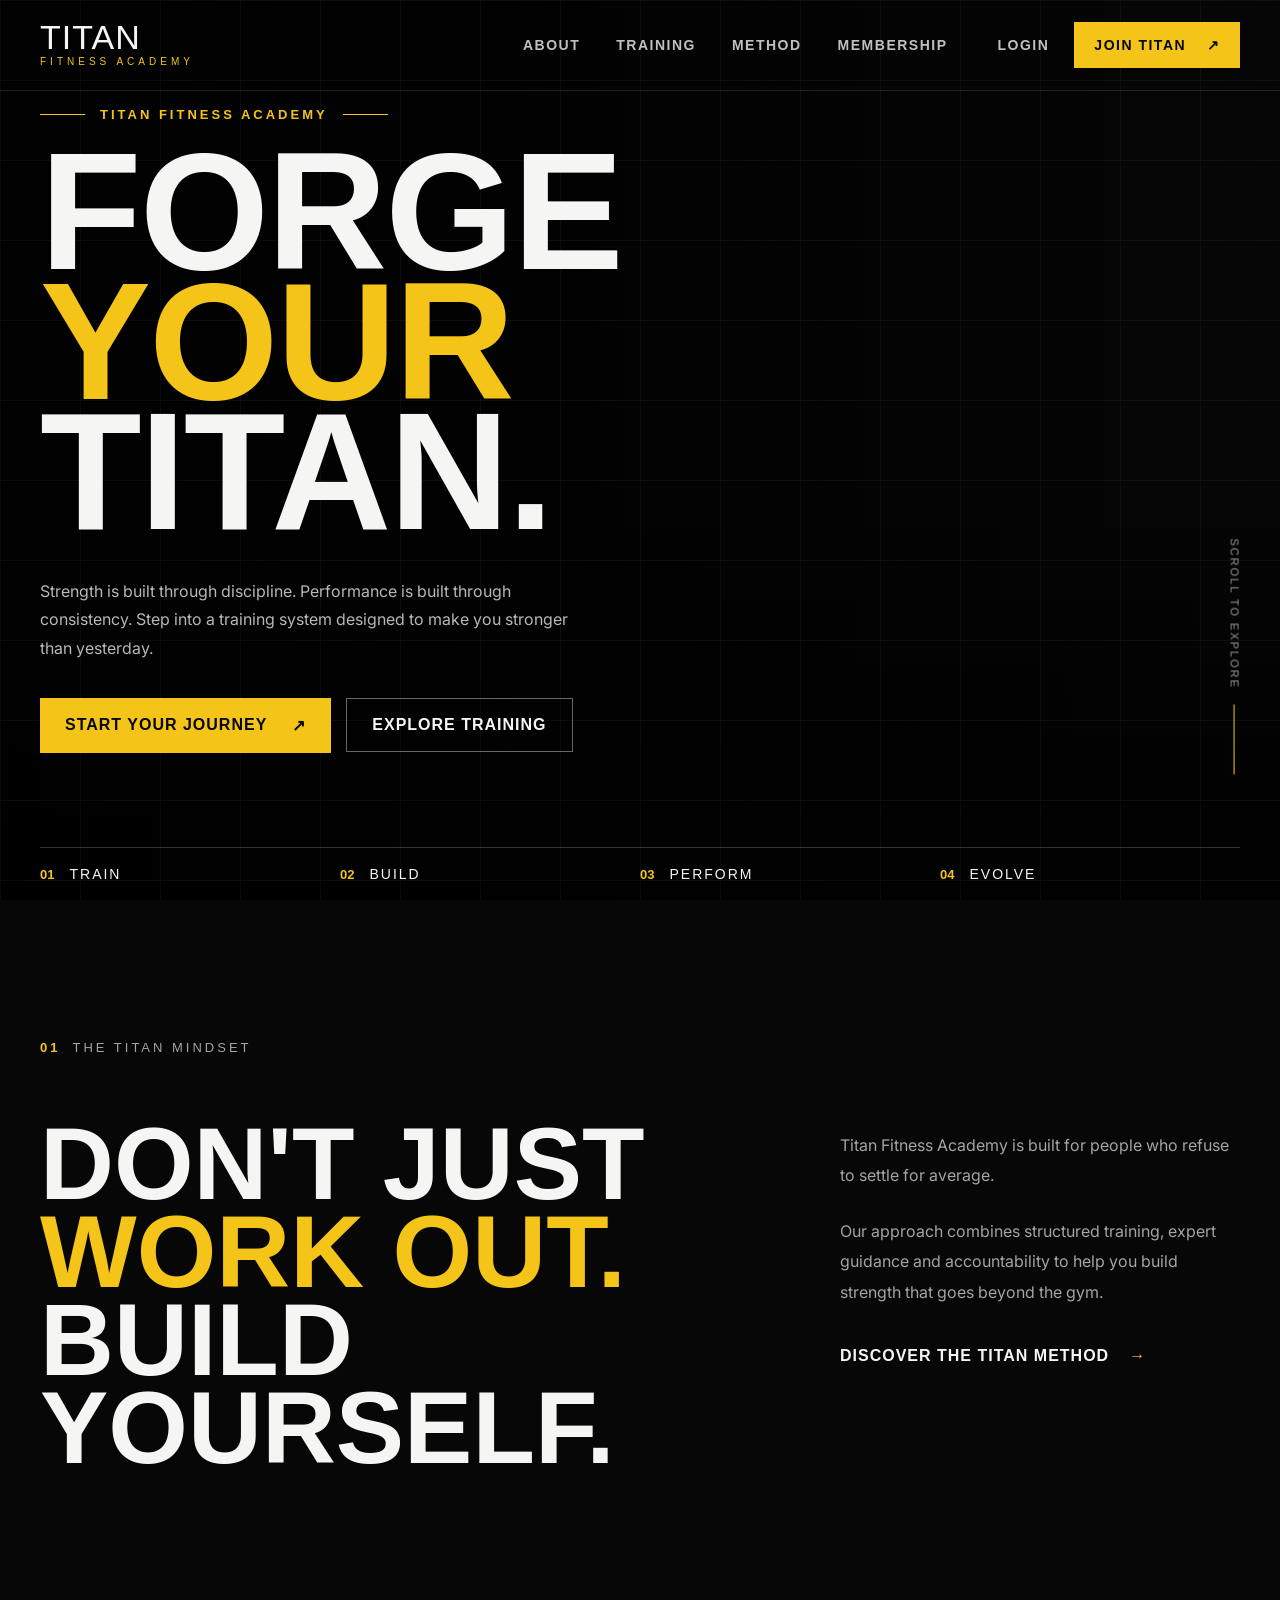
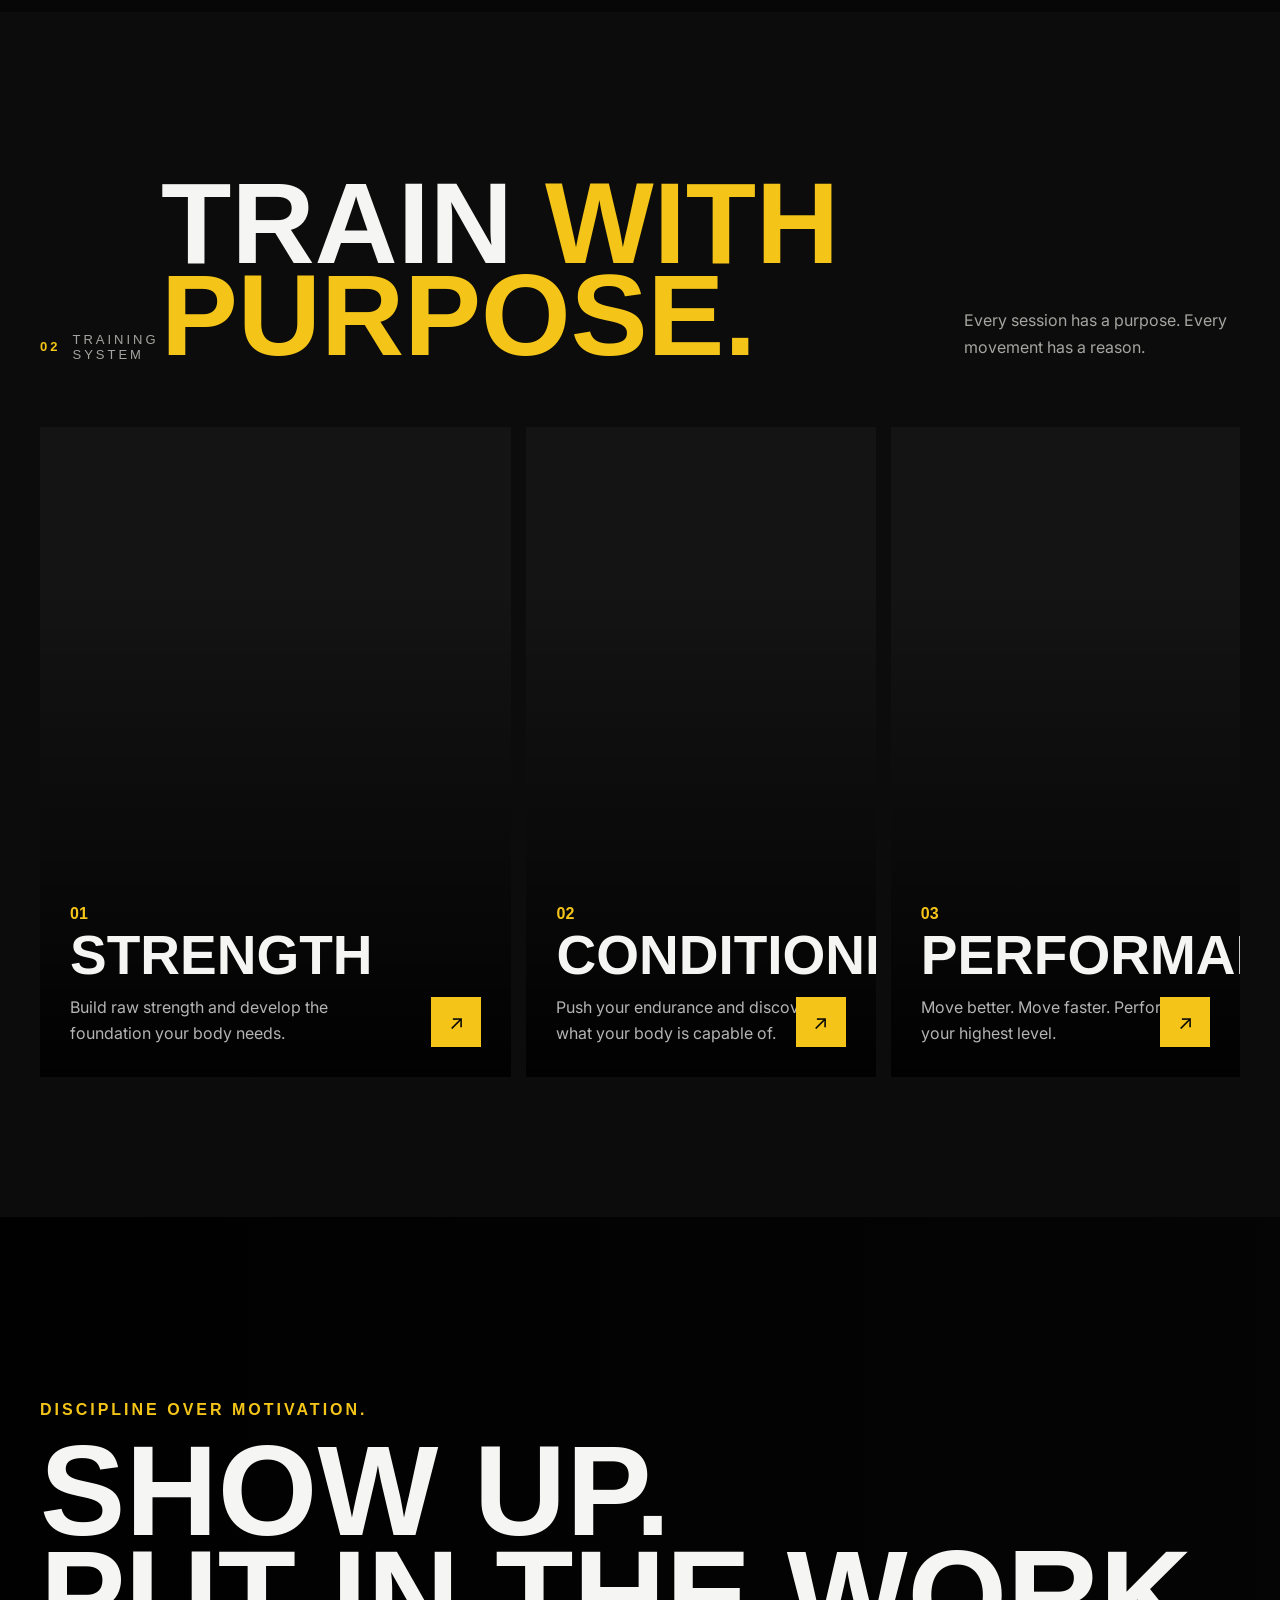
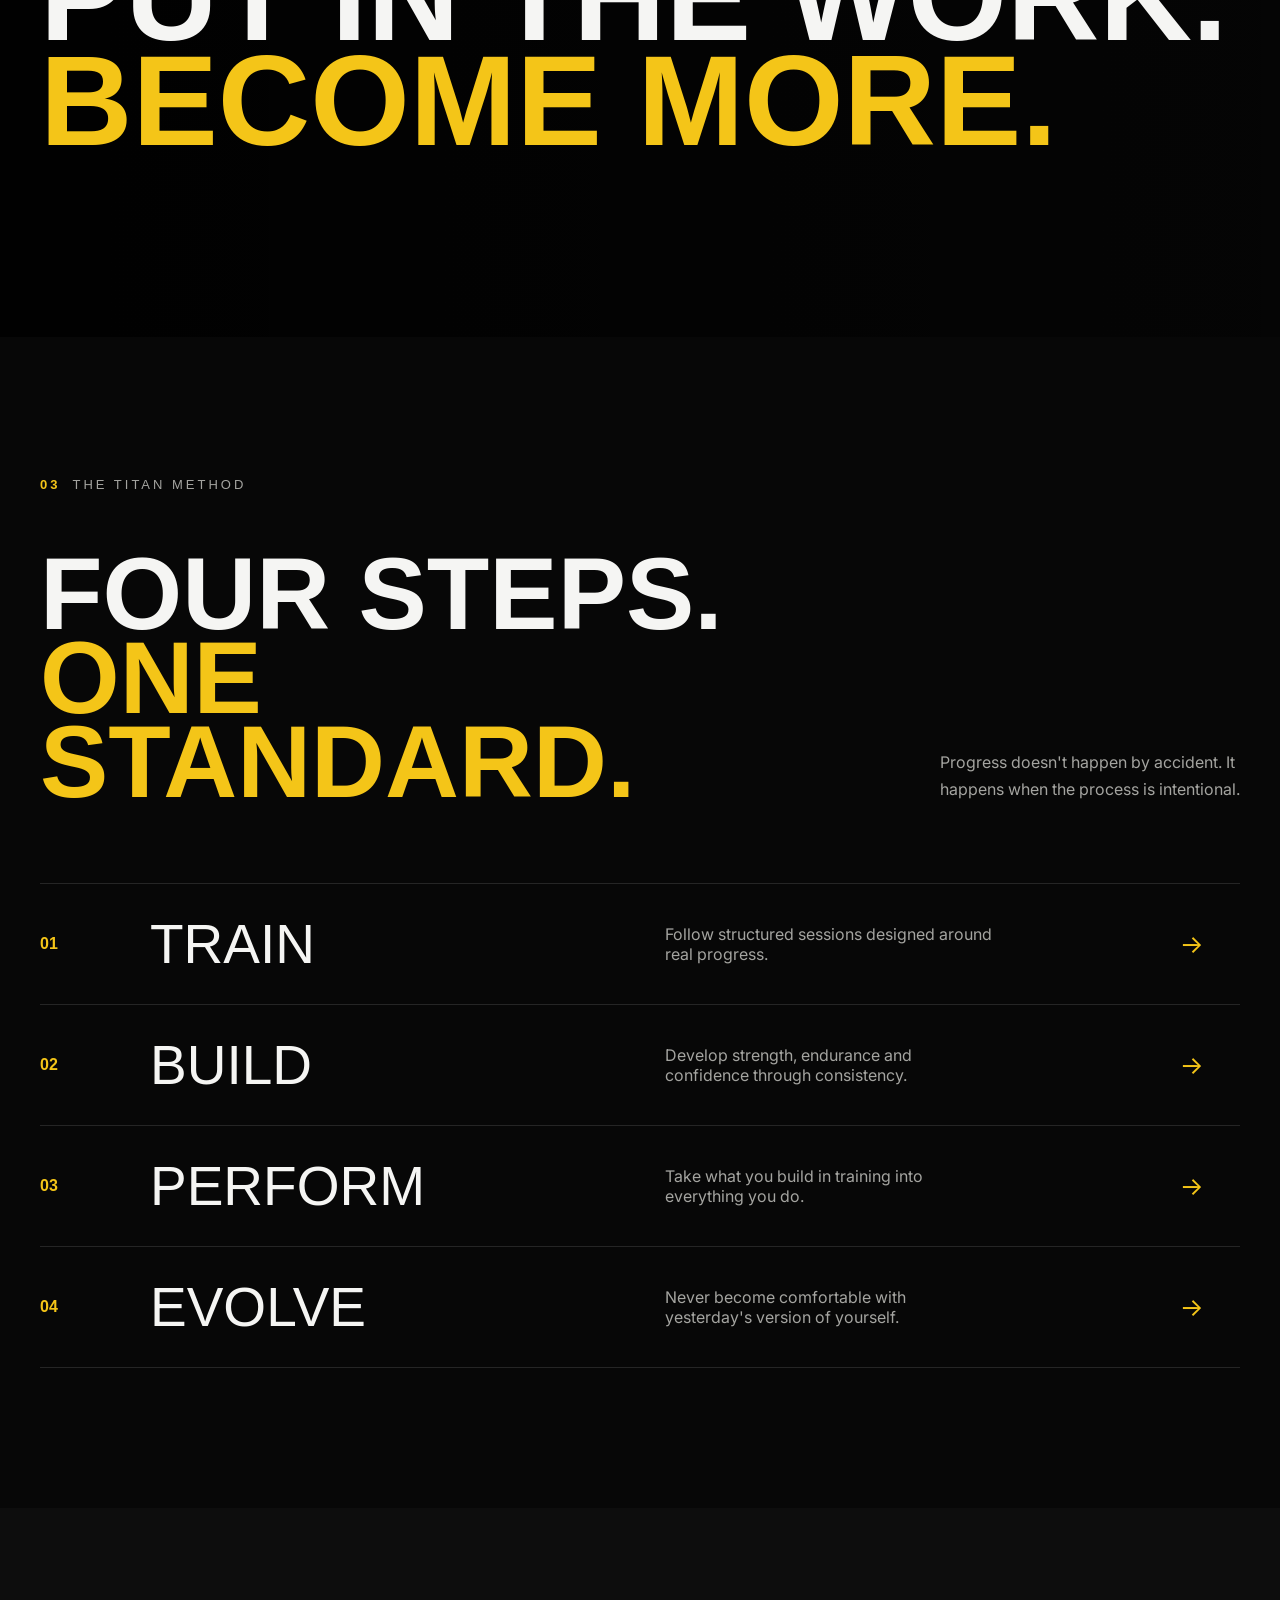
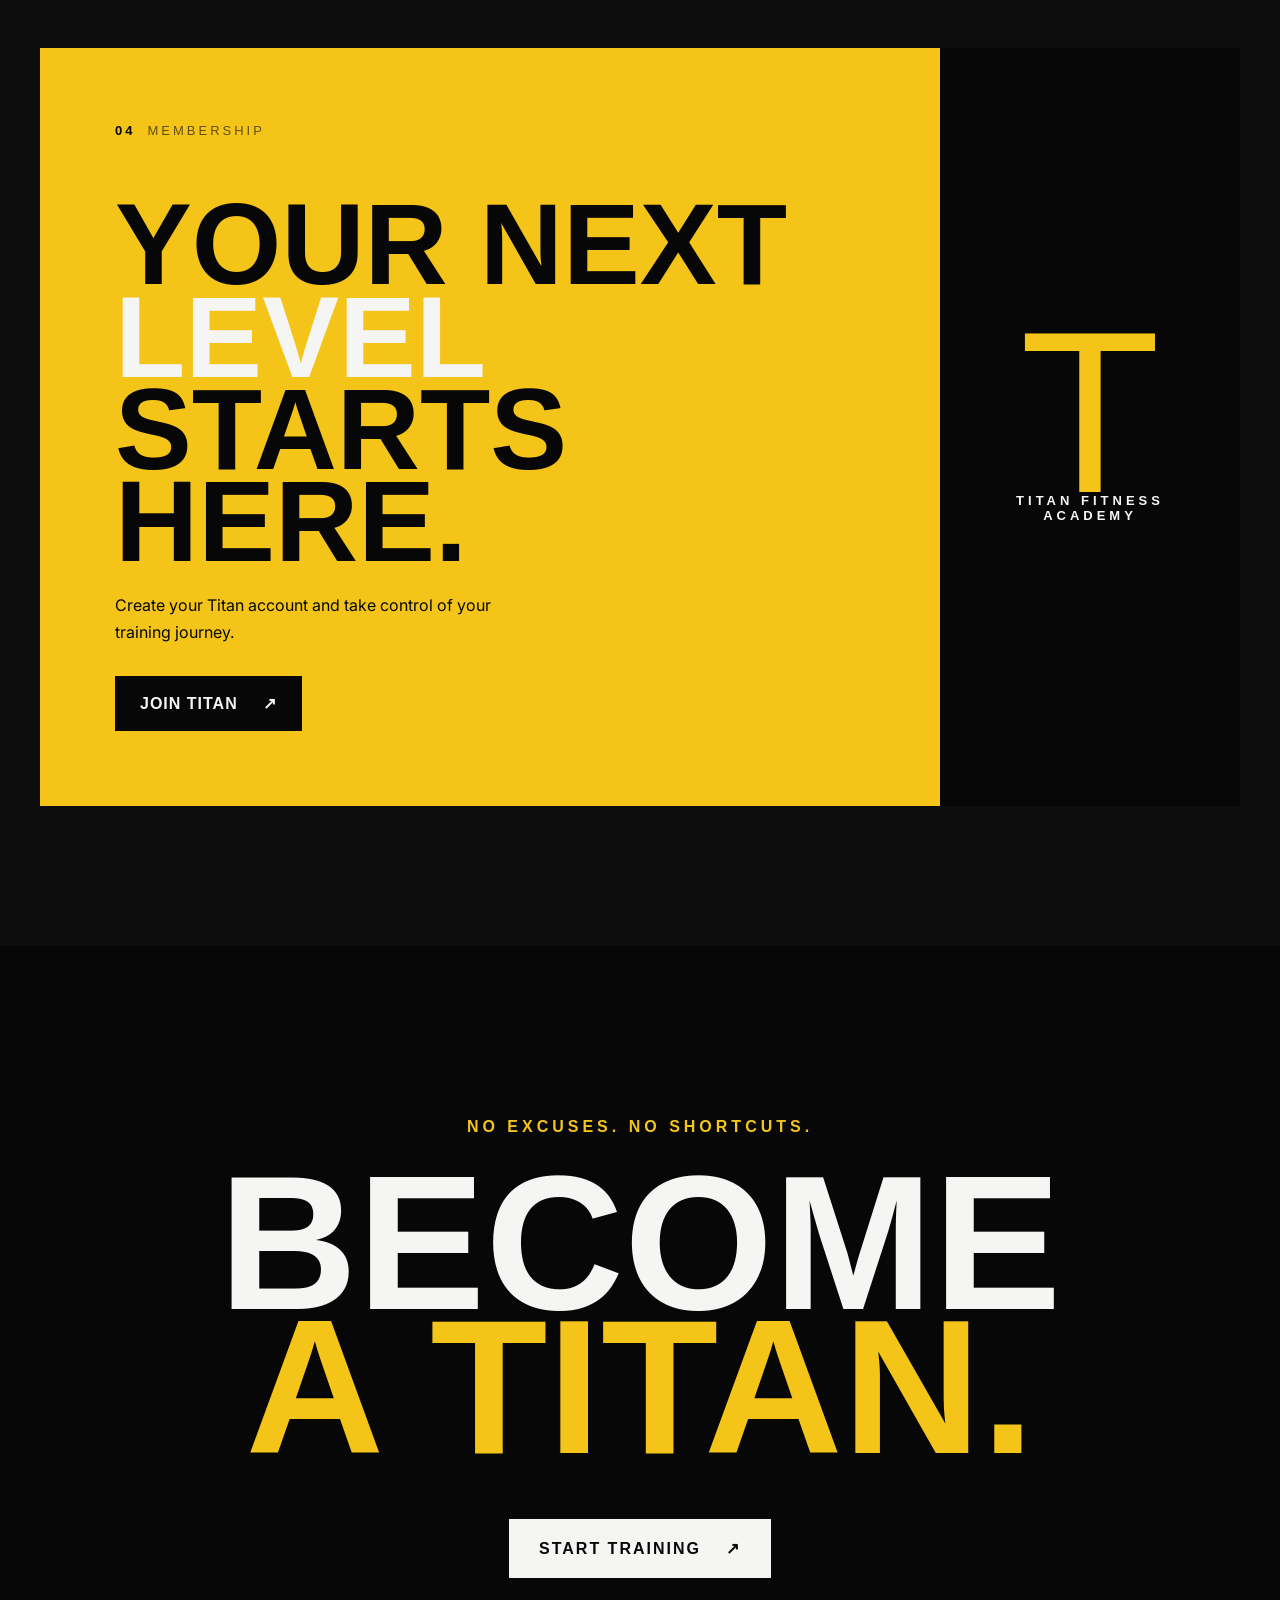
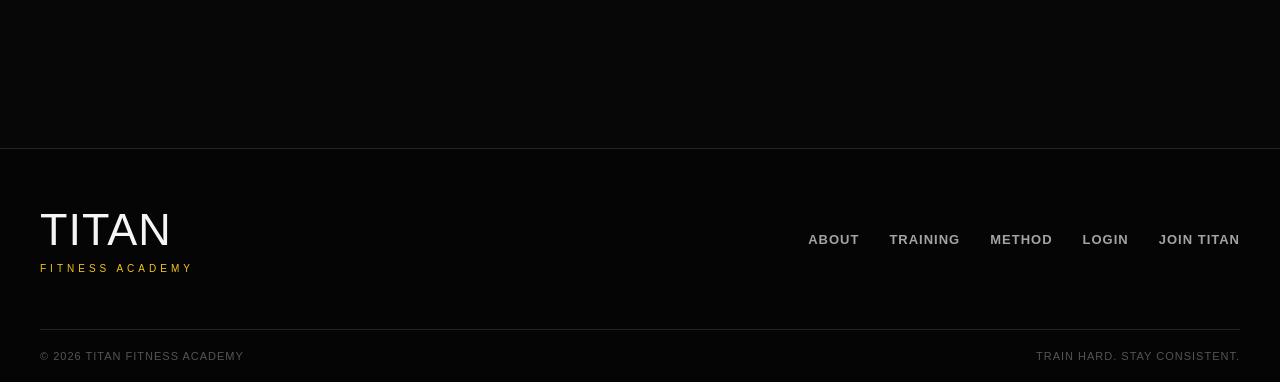
<file: frontend/index.html>
<!DOCTYPE html>
<html lang="en">
<head>
    <meta charset="UTF-8">
    <meta name="viewport" content="width=device-width, initial-scale=1.0">

    <title>TITAN FITNESS ACADEMY</title>

    <meta name="description" content="Titan Fitness Academy — Train harder. Move stronger. Become a Titan.">

    <link rel="preconnect" href="https://fonts.googleapis.com">
    <link rel="preconnect" href="https://fonts.gstatic.com" crossorigin>

    <link href="https://fonts.googleapis.com/css2?family=Anton&family=Barlow+Condensed:wght@400;500;600;700;800;900&family=Inter:wght@400;500;600;700&display=swap" rel="stylesheet">

    <link rel="stylesheet" href="./css/style.css">
</head>

<body>

    <header class="site-header">

        <div class="nav-container">

            <a href="index.html" class="brand">
                <span class="brand-main">TITAN</span>
                <span class="brand-sub">FITNESS ACADEMY</span>
            </a>

            <nav class="desktop-nav">
                <a href="#about">ABOUT</a>
                <a href="#training">TRAINING</a>
                <a href="#method">METHOD</a>
                <a href="#membership">MEMBERSHIP</a>
            </nav>

            <div class="nav-actions">
                <a href="login.html" class="login-link">LOGIN</a>
                <a href="signup.html" class="nav-cta">JOIN TITAN <span>↗</span></a>
            </div>

            <button class="mobile-menu-button" id="mobileMenuButton" aria-label="Open menu">
                <span></span>
                <span></span>
            </button>

        </div>

        <div class="mobile-menu" id="mobileMenu">
            <a href="#about">ABOUT</a>
            <a href="#training">TRAINING</a>
            <a href="#method">METHOD</a>
            <a href="#membership">MEMBERSHIP</a>
            <a href="login.html">LOGIN</a>
            <a href="signup.html">JOIN TITAN ↗</a>
        </div>

    </header>


    <main>

        <section class="hero">

            <div class="hero-image"></div>
            <div class="hero-overlay"></div>
            <div class="hero-grid"></div>

            <div class="hero-content">

                <div class="hero-kicker reveal reveal-1">
                    <span class="line"></span>
                    TITAN FITNESS ACADEMY
                    <span class="line"></span>
                </div>

                <h1>
                    <span class="split-line"><span class="split-line-inner" style="animation-delay:0.3s">FORGE</span></span>
                    <span class="split-line"><span class="split-line-inner" style="animation-delay:0.42s;color:var(--yellow)">YOUR</span></span>
                    <span class="split-line"><span class="split-line-inner" style="animation-delay:0.54s">TITAN.</span></span>
                </h1>

                <p class="hero-description reveal reveal-3">
                    Strength is built through discipline. Performance is built through consistency.
                    Step into a training system designed to make you stronger than yesterday.
                </p>

                <div class="hero-buttons reveal reveal-4">
                    <a href="signup.html" class="primary-button">START YOUR JOURNEY <span>↗</span></a>
                    <a href="#training" class="outline-button">EXPLORE TRAINING</a>
                </div>

            </div>


            <div class="hero-bottom">
                <div class="hero-stat"><strong>01</strong><span>TRAIN</span></div>
                <div class="hero-stat"><strong>02</strong><span>BUILD</span></div>
                <div class="hero-stat"><strong>03</strong><span>PERFORM</span></div>
                <div class="hero-stat"><strong>04</strong><span>EVOLVE</span></div>
            </div>

            <div class="scroll-indicator">
                <span>SCROLL TO EXPLORE</span>
                <div class="scroll-line"></div>
            </div>

        </section>


        <section class="intro section" id="about">
            <div class="container">

                <div class="section-label"><span>01</span> THE TITAN MINDSET</div>

                <div class="intro-layout scroll-reveal">

                    <h2>DON'T JUST <span>WORK OUT.</span> BUILD YOURSELF.</h2>

                    <div class="intro-copy">
                        <p>Titan Fitness Academy is built for people who refuse to settle for average.</p>
                        <p>Our approach combines structured training, expert guidance and accountability to help you build strength that goes beyond the gym.</p>
                        <a href="#method" class="text-link">DISCOVER THE TITAN METHOD <span>→</span></a>
                    </div>

                </div>

            </div>
        </section>


        <section class="training section" id="training">
            <div class="container">

                <div class="section-heading">
                    <div class="section-label"><span>02</span> TRAINING SYSTEM</div>
                    <h2>TRAIN <span>WITH PURPOSE.</span></h2>
                    <p>Every session has a purpose. Every movement has a reason.</p>
                </div>

                <div class="training-grid scroll-reveal-group">

                    <article class="training-card training-card-large">
                        <div class="training-image strength-image"></div>
                        <div class="training-overlay"></div>
                        <div class="training-content">
                            <span class="training-number">01</span>
                            <h3>STRENGTH</h3>
                            <p>Build raw strength and develop the foundation your body needs.</p>
                            <span class="training-arrow">↗</span>
                        </div>
                    </article>

                    <article class="training-card">
                        <div class="training-image conditioning-image"></div>
                        <div class="training-overlay"></div>
                        <div class="training-content">
                            <span class="training-number">02</span>
                            <h3>CONDITIONING</h3>
                            <p>Push your endurance and discover what your body is capable of.</p>
                            <span class="training-arrow">↗</span>
                        </div>
                    </article>

                    <article class="training-card">
                        <div class="training-image performance-image"></div>
                        <div class="training-overlay"></div>
                        <div class="training-content">
                            <span class="training-number">03</span>
                            <h3>PERFORMANCE</h3>
                            <p>Move better. Move faster. Perform at your highest level.</p>
                            <span class="training-arrow">↗</span>
                        </div>
                    </article>

                </div>

            </div>
        </section>


        <section class="statement">
            <div class="statement-image"></div>
            <div class="statement-overlay"></div>
            <div class="container">
                <div class="statement-content scroll-reveal">
                    <span>DISCIPLINE OVER MOTIVATION.</span>
                    <h2>SHOW UP.<br>PUT IN THE WORK.<br><em>BECOME MORE.</em></h2>
                </div>
            </div>
        </section>


        <section class="method section" id="method">
            <div class="container">

                <div class="section-label"><span>03</span> THE TITAN METHOD</div>

                <div class="method-header">
                    <h2>FOUR STEPS.<br><span>ONE STANDARD.</span></h2>
                    <p>Progress doesn't happen by accident. It happens when the process is intentional.</p>
                </div>

                <div class="method-list scroll-reveal-group">

                    <div class="method-item">
                        <div class="method-number">01</div>
                        <div class="method-name">TRAIN</div>
                        <div class="method-description">Follow structured sessions designed around real progress.</div>
                        <div class="method-arrow">→</div>
                    </div>

                    <div class="method-item">
                        <div class="method-number">02</div>
                        <div class="method-name">BUILD</div>
                        <div class="method-description">Develop strength, endurance and confidence through consistency.</div>
                        <div class="method-arrow">→</div>
                    </div>

                    <div class="method-item">
                        <div class="method-number">03</div>
                        <div class="method-name">PERFORM</div>
                        <div class="method-description">Take what you build in training into everything you do.</div>
                        <div class="method-arrow">→</div>
                    </div>

                    <div class="method-item">
                        <div class="method-number">04</div>
                        <div class="method-name">EVOLVE</div>
                        <div class="method-description">Never become comfortable with yesterday's version of yourself.</div>
                        <div class="method-arrow">→</div>
                    </div>

                </div>

            </div>
        </section>


        <section class="membership section" id="membership">
            <div class="container">
                <div class="membership-box scroll-reveal">

                    <div class="membership-copy">
                        <div class="section-label"><span>04</span> MEMBERSHIP</div>
                        <h2>YOUR NEXT <span>LEVEL</span> STARTS HERE.</h2>
                        <p>Create your Titan account and take control of your training journey.</p>
                        <a href="signup.html" class="primary-button">JOIN TITAN <span>↗</span></a>
                    </div>

                    <div class="membership-side">
                        <div class="membership-mark">T</div>
                        <span>TITAN FITNESS<br>ACADEMY</span>
                    </div>

                </div>
            </div>
        </section>


        <section class="final-cta">
            <div class="container">
                <span class="final-kicker">NO EXCUSES. NO SHORTCUTS.</span>
                <h2>BECOME <span>A TITAN.</span></h2>
                <a href="signup.html" class="final-button">START TRAINING <span>↗</span></a>
            </div>
        </section>

    </main>


    <footer class="footer">

        <div class="container footer-top">

            <div class="footer-brand">
                <div class="brand-main">TITAN</div>
                <div class="brand-sub">FITNESS ACADEMY</div>
            </div>

            <div class="footer-links">
                <a href="#about">ABOUT</a>
                <a href="#training">TRAINING</a>
                <a href="#method">METHOD</a>
                <a href="login.html">LOGIN</a>
                <a href="signup.html">JOIN TITAN</a>
            </div>

        </div>

        <div class="container footer-bottom">
            <span>© <span id="year"></span> TITAN FITNESS ACADEMY</span>
            <span>TRAIN HARD. STAY CONSISTENT.</span>
        </div>

    </footer>


    <script>
        document.getElementById("year").textContent = new Date().getFullYear();

        const menuButton = document.getElementById("mobileMenuButton");
        const mobileMenu = document.getElementById("mobileMenu");

        menuButton.addEventListener("click", () => {
            mobileMenu.classList.toggle("open");
            menuButton.classList.toggle("active");
        });

        document.querySelectorAll(".mobile-menu a").forEach(link => {
            link.addEventListener("click", () => {
                mobileMenu.classList.remove("open");
                menuButton.classList.remove("active");
            });
        });

        const header = document.querySelector(".site-header");
        window.addEventListener("scroll", () => {
            header.classList.toggle("scrolled", window.scrollY > 40);
        });

        const revealObserver = new IntersectionObserver((entries) => {
            entries.forEach(entry => {
                if (entry.isIntersecting) {
                    entry.target.classList.add("in-view");
                    revealObserver.unobserve(entry.target);
                }
            });
        }, { threshold: 0.15 });

        document.querySelectorAll(".scroll-reveal, .scroll-reveal-group").forEach(el => {
            revealObserver.observe(el);
        });
    </script>

</body>
</html>
</file>
<file: frontend/css/style.css>
:root {

    --black: #070707;
    --black-2: #0d0d0d;
    --black-3: #151515;

    --yellow: #f4c518;
    --yellow-light: #ffd84a;

    --white: #f5f5f3;
    --grey: #a4a4a0;
    --dark-grey: #555550;

    --border: rgba(255, 255, 255, 0.12);

    --display: "Sora", sans-serif;
    --condensed: "Sora", sans-serif;
    --body: "Inter", sans-serif;

    --container: 1280px;

    --muted: var(--grey);
    --card: var(--black-3);
    --ember: #e6533f;
    --ember-bg: rgba(230, 83, 63, 0.12);
    --green: #4caf7d;
    --green-bg: rgba(76, 175, 125, 0.12);
    --radius: 8px;
    --radius-lg: 14px;

}


* {
    margin: 0;
    padding: 0;
    box-sizing: border-box;
}


html {
    scroll-behavior: smooth;
}


body {
    background: var(--black);
    color: var(--white);
    font-family: var(--body);
    overflow-x: hidden;
}


a {
    color: inherit;
    text-decoration: none;
}


button {
    font-family: inherit;
}


.container {
    width: min(calc(100% - 80px), var(--container));
    margin: 0 auto;
}


/* =====================================================
   HEADER
===================================================== */

.site-header {
    position: fixed;
    width: 100%;
    top: 0;
    left: 0;
    z-index: 100;
    border-bottom: 1px solid rgba(255, 255, 255, 0.12);
    transition: background 0.3s ease, border-color 0.3s ease;
}

.site-header.scrolled {
    background: rgba(7, 7, 7, 0.85);
    backdrop-filter: blur(12px);
    border-bottom-color: rgba(255,255,255,0.08);
}

/* App pages (dashboard/login/signup/admin) need a solid header
   at all times — .scrolled is only added by JS on the landing
   page scroll listener, so app pages add .app-header instead. */
.site-header.app-header {
    background: rgba(7, 7, 7, 0.92);
    backdrop-filter: blur(12px);
}


.nav-container {
    width: min(calc(100% - 80px), 1440px);
    height: 90px;
    margin: auto;
    display: flex;
    align-items: center;
    justify-content: space-between;
    flex-wrap: nowrap;
}


.brand {
    display: flex;
    flex-direction: column;
    line-height: 0.8;
}


.brand-main {
    font-family: var(--display);
    font-size: 34px;
    letter-spacing: 1px;
}


.brand-sub {
    font-family: var(--condensed);
    font-size: 10px;
    letter-spacing: 4px;
    color: var(--yellow);
    margin-top: 7px;
}


.desktop-nav {
    display: flex;
    align-items: center;
    gap: 36px;
    margin-left: auto;
    margin-right: 50px;
}


.desktop-nav a,
.login-link {
    font-family: var(--condensed);
    font-size: 14px;
    font-weight: 700;
    letter-spacing: 1.5px;
    color: rgba(255,255,255,.75);
    transition: .25s;
}


.desktop-nav a:hover,
.login-link:hover {
    color: var(--yellow);
}


.nav-actions {
    display: flex;
    align-items: center;
    gap: 25px;
}


.nav-cta {
    background: var(--yellow);
    color: var(--black);
    padding: 15px 20px;
    font-family: var(--condensed);
    font-size: 14px;
    font-weight: 800;
    letter-spacing: 1.5px;
    transition: .25s;
}


.nav-cta span {
    margin-left: 15px;
}


.nav-cta:hover {
    background: var(--yellow-light);
    transform: translateY(-2px);
}


.mobile-menu-button {
    display: none;
    background: none;
    border: none;
    flex-direction: column;
    gap: 6px;
    padding: 10px;
    cursor: pointer;
}

.mobile-menu-button span {
    width: 26px;
    height: 2px;
    background: var(--white);
    transition: .3s;
}


.mobile-menu {
    display: flex;
    position: absolute;
    top: 90px;
    left: 0;
    width: 100%;
    background: var(--black);
    border-bottom: 1px solid var(--border);
    flex-direction: column;
    padding: 25px;
    transform: translateY(-20px);
    opacity: 0;
    pointer-events: none;
    transition: transform .3s ease, opacity .3s ease;
    z-index: 99;
}

.mobile-menu.open {
    transform: translateY(0);
    opacity: 1;
    pointer-events: auto;
}

/* Guarantee it never shows on desktop, regardless of .open state */
@media (min-width: 901px) {
    .mobile-menu {
        display: none !important;
    }
}


.mobile-menu.open {
    transform: translateY(0);
}

.mobile-menu a {
    padding: 17px 0;
    border-bottom: 1px solid var(--border);
    font-family: var(--condensed);
    font-weight: 700;
    letter-spacing: 2px;
}


/* =====================================================
   HERO
===================================================== */

.hero {
    min-height: 100vh;
    position: relative;
    display: flex;
    align-items: center;
    overflow: hidden;
    padding-bottom: 120px; /* reserves space so hero-content never collides with hero-bottom */
}


.hero-image {
    position: absolute;
    inset: 0;
    background-image: url("https://images.unsplash.com/photo-1581009146145-b5ef050c2e1e?auto=format&fit=crop&w=2200&q=90");
    background-size: cover;
    background-position: center;
    transform: scale(1.03);
}


.hero-overlay {
    position: absolute;
    inset: 0;
    background:
        linear-gradient(90deg, rgba(0,0,0,.92) 0%, rgba(0,0,0,.67) 45%, rgba(0,0,0,.25) 100%),
        linear-gradient(0deg, rgba(0,0,0,.85) 0%, transparent 45%);
}


.hero-grid {
    position: absolute;
    inset: 0;
    opacity: .08;
    background-image:
        linear-gradient(rgba(255,255,255,.5) 1px, transparent 1px),
        linear-gradient(90deg, rgba(255,255,255,.5) 1px, transparent 1px);
    background-size: 80px 80px;
}


.hero-content {
    position: relative;
    z-index: 2;
    width: min(calc(100% - 80px), var(--container));
    margin: auto;
    padding-top: 80px;
}


.hero-kicker {
    display: flex;
    align-items: center;
    gap: 15px;
    color: var(--yellow);
    font-family: var(--condensed);
    font-size: 13px;
    font-weight: 700;
    letter-spacing: 3px;
    margin-bottom: 25px;
}


.hero-kicker .line {
    width: 45px;
    height: 1px;
    background: var(--yellow);
}


.hero h1 {
    font-family: var(--display);
    font-size: clamp(90px, 13vw, 190px);
    line-height: .78;
    letter-spacing: -2px;
    text-transform: uppercase;
    max-width: 900px;
}


.hero-description {
    max-width: 530px;
    color: rgba(255,255,255,.72);
    font-size: 16px;
    line-height: 1.8;
    margin-top: 40px;
}


.hero-buttons {
    display: flex;
    align-items: center;
    gap: 15px;
    margin-top: 35px;
}


.primary-button {
    display: inline-flex;
    align-items: center;
    justify-content: center;
    gap: 25px;
    background: var(--yellow);
    color: var(--black);
    padding: 18px 25px;
    font-family: var(--condensed);
    font-size: 16px;
    font-weight: 800;
    letter-spacing: 1px;
    transition: .25s;
}


.primary-button:hover {
    background: var(--yellow-light);
    transform: translateY(-3px);
}


.outline-button {
    border: 1px solid rgba(255,255,255,.4);
    padding: 17px 25px;
    font-family: var(--condensed);
    font-size: 16px;
    font-weight: 700;
    letter-spacing: 1px;
    transition: .25s;
}


.outline-button:hover {
    border-color: var(--yellow);
    color: var(--yellow);
}


.hero-bottom {
    position: absolute;
    z-index: 3;
    bottom: 0;
    left: 50%;
    transform: translateX(-50%);
    width: min(calc(100% - 80px), var(--container));
    display: grid;
    grid-template-columns: repeat(4, 1fr);
    border-top: 1px solid rgba(255,255,255,.2);
}


.hero-stat {
    display: flex;
    align-items: center;
    gap: 15px;
    padding: 18px 0;
    font-family: var(--condensed);
}


.hero-stat strong {
    color: var(--yellow);
    font-size: 13px;
}


.hero-stat span {
    font-size: 14px;
    letter-spacing: 2px;
}


.scroll-indicator {
    position: absolute;
    z-index: 4;
    right: 45px;
    bottom: 120px;
    display: flex;
    align-items: center;
    gap: 15px;
    transform: rotate(90deg);
    transform-origin: right center;
    font-family: var(--condensed);
    font-size: 11px;
    letter-spacing: 2px;
    color: rgba(255,255,255,.6);
}


.scroll-line {
    width: 70px;
    height: 1px;
    background: var(--yellow);
}


/* =====================================================
   SECTIONS
===================================================== */

.section {
    padding: 140px 0;
}


.section-label {
    display: flex;
    align-items: center;
    gap: 12px;
    font-family: var(--condensed);
    font-size: 13px;
    letter-spacing: 3px;
    color: var(--grey);
}


.section-label span {
    color: var(--yellow);
    font-weight: 800;
}


/* =====================================================
   INTRO
===================================================== */

.intro {
    background: var(--black);
}


.intro-layout {
    display: grid;
    grid-template-columns: 1.4fr .8fr;
    gap: 100px;
    margin-top: 65px;
}


.intro h2 {
    font-family: var(--display);
    font-size: clamp(65px, 8vw, 115px);
    line-height: .86;
    text-transform: uppercase;
}


.intro h2 span {
    color: var(--yellow);
}


.intro-copy {
    padding-top: 10px;
}


.intro-copy p {
    color: var(--grey);
    line-height: 1.9;
    margin-bottom: 25px;
}


.text-link {
    display: inline-flex;
    gap: 20px;
    color: var(--white);
    font-family: var(--condensed);
    font-weight: 700;
    letter-spacing: 1px;
    margin-top: 15px;
}


.text-link span {
    color: var(--yellow);
    transition: .2s;
}


.text-link:hover span {
    transform: translateX(7px);
}


/* =====================================================
   TRAINING
===================================================== */

.training {
    background: #0c0c0c;
}


.section-heading {
    display: flex;
    justify-content: space-between;
    align-items: end;
    margin-bottom: 65px;
}


.section-heading h2 {
    font-family: var(--display);
    font-size: clamp(70px, 9vw, 125px);
    line-height: .8;
    margin-top: 25px;
}


.section-heading h2 span {
    color: var(--yellow);
}


.section-heading p {
    max-width: 280px;
    color: var(--grey);
    line-height: 1.7;
}


.training-grid {
    display: grid;
    grid-template-columns: 1.35fr 1fr 1fr;
    gap: 15px;
}


.training-card {
    min-height: 570px;
    position: relative;
    overflow: hidden;
    background: var(--black-3);
}


.training-card-large {
    min-height: 650px;
}


.training-image {
    position: absolute;
    inset: 0;
    background-size: cover;
    background-position: center;
    transition: transform .7s ease;
}


.strength-image {
    background-image: url("https://images.unsplash.com/photo-1583454110551-21f2fa2afe61?auto=format&fit=crop&w=1400&q=85");
}


.conditioning-image {
    background-image: url("https://images.unsplash.com/photo-1534438327276-14e5300c3a48?auto=format&fit=crop&w=1200&q=85");
}


.performance-image {
    background-image: url("https://images.unsplash.com/photo-1571019614242-c5c5dee9f50b?auto=format&fit=crop&w=1200&q=85");
}


.training-card:hover .training-image {
    transform: scale(1.06);
}


.training-overlay {
    position: absolute;
    inset: 0;
    background: linear-gradient(0deg, rgba(0,0,0,.95), rgba(0,0,0,.05) 75%);
}


.training-content {
    position: absolute;
    left: 30px;
    right: 30px;
    bottom: 30px;
}


.training-number {
    color: var(--yellow);
    font-family: var(--condensed);
    font-weight: 800;
}


.training-content h3 {
    font-family: var(--display);
    font-size: 55px;
    line-height: .9;
    margin: 8px 0 15px;
}


.training-content p {
    color: rgba(255,255,255,.7);
    max-width: 300px;
    line-height: 1.6;
}


.training-arrow {
    position: absolute;
    right: 0;
    bottom: 0;
    width: 50px;
    height: 50px;
    display: grid;
    place-items: center;
    background: var(--yellow);
    color: var(--black);
    font-size: 20px;
}


/* =====================================================
   STATEMENT
===================================================== */

.statement {
    position: relative;
    min-height: 720px;
    display: flex;
    align-items: center;
    overflow: hidden;
}


.statement-image {
    position: absolute;
    inset: 0;
    background-image: url("https://images.unsplash.com/photo-1581009146145-b5ef050c2e1e?auto=format&fit=crop&w=2200&q=90");
    background-size: cover;
    background-position: center;
    filter: grayscale(100%);
}


.statement-overlay {
    position: absolute;
    inset: 0;
    background: linear-gradient(90deg, rgba(0,0,0,.9), rgba(0,0,0,.35));
}


.statement-content {
    position: relative;
    z-index: 2;
}


.statement-content > span {
    color: var(--yellow);
    font-family: var(--condensed);
    letter-spacing: 3px;
    font-weight: 800;
}


.statement h2 {
    font-family: var(--display);
    font-size: clamp(70px, 10vw, 145px);
    line-height: .82;
    margin-top: 20px;
}


.statement h2 em {
    color: var(--yellow);
    font-style: normal;
}


/* =====================================================
   METHOD
===================================================== */

.method {
    background: var(--black);
}


.method-header {
    display: flex;
    justify-content: space-between;
    align-items: end;
    gap: 60px;
    margin: 60px 0 80px;
}


.method-header h2 {
    font-family: var(--display);
    font-size: clamp(65px, 8vw, 115px);
    line-height: .82;
}


.method-header h2 span {
    color: var(--yellow);
}


.method-header p {
    max-width: 300px;
    color: var(--grey);
    line-height: 1.7;
}


.method-item {
    display: grid;
    grid-template-columns: 80px 1fr 1fr 60px;
    align-items: center;
    gap: 30px;
    padding: 28px 0;
    border-top: 1px solid var(--border);
    transition: .3s;
}


.method-item:last-child {
    border-bottom: 1px solid var(--border);
}


.method-item:hover {
    padding-left: 20px;
    padding-right: 20px;
    background: #101010;
}


.method-number {
    color: var(--yellow);
    font-family: var(--condensed);
    font-weight: 800;
}


.method-name {
    font-family: var(--display);
    font-size: 55px;
}


.method-description {
    color: var(--grey);
    max-width: 330px;
}


.method-arrow {
    font-size: 25px;
    color: var(--yellow);
}


/* =====================================================
   MEMBERSHIP
===================================================== */

.membership {
    background: #0d0d0d;
}


.membership-box {
    min-height: 570px;
    display: grid;
    grid-template-columns: 1.5fr .5fr;
    position: relative;
    overflow: hidden;
    background: var(--yellow);
    color: var(--black);
}


.membership-copy {
    padding: 75px;
}


.membership-copy .section-label {
    color: rgba(0,0,0,.6);
}


.membership-copy .section-label span {
    color: var(--black);
}


.membership-copy h2 {
    font-family: var(--display);
    font-size: clamp(70px, 9vw, 125px);
    line-height: .8;
    margin: 60px 0 25px;
}


.membership-copy h2 span {
    display: block;
    color: var(--white);
}


.membership-copy p {
    max-width: 420px;
    line-height: 1.7;
    margin-bottom: 30px;
}


.membership-copy .primary-button {
    background: var(--black);
    color: var(--white);
}


.membership-copy .primary-button:hover {
    background: #222;
}


.membership-side {
    display: flex;
    flex-direction: column;
    justify-content: center;
    align-items: center;
    background: var(--black);
    color: var(--white);
}


.membership-mark {
    font-family: var(--display);
    font-size: 230px;
    line-height: .7;
    color: var(--yellow);
}


.membership-side span {
    font-family: var(--condensed);
    text-align: center;
    font-weight: 700;
    letter-spacing: 4px;
    font-size: 13px;
}


/* =====================================================
   FINAL CTA
===================================================== */

.final-cta {
    padding: 170px 0;
    text-align: center;
    background: var(--black);
}


.final-kicker {
    color: var(--yellow);
    font-family: var(--condensed);
    font-weight: 700;
    letter-spacing: 4px;
}


.final-cta h2 {
    font-family: var(--display);
    font-size: clamp(100px, 15vw, 220px);
    line-height: .75;
    margin: 35px 0 60px;
}


.final-cta h2 span {
    display: block;
    color: var(--yellow);
}


.final-button {
    display: inline-flex;
    align-items: center;
    gap: 25px;
    padding: 20px 30px;
    background: var(--white);
    color: var(--black);
    font-family: var(--condensed);
    font-weight: 800;
    letter-spacing: 2px;
    transition: .25s;
}


.final-button:hover {
    background: var(--yellow);
    transform: translateY(-4px);
}


/* =====================================================
   FOOTER
===================================================== */

.footer {
    border-top: 1px solid var(--border);
    background: #050505;
}


.footer-top {
    min-height: 180px;
    display: flex;
    align-items: center;
    justify-content: space-between;
}


.footer-brand .brand-main {
    font-size: 45px;
}


.footer-links {
    display: flex;
    gap: 30px;
    flex-wrap: wrap;
}


.footer-links a {
    font-family: var(--condensed);
    font-size: 13px;
    font-weight: 700;
    letter-spacing: 1px;
    color: var(--grey);
}


.footer-links a:hover {
    color: var(--yellow);
}


.footer-bottom {
    display: flex;
    justify-content: space-between;
    padding: 20px 0;
    border-top: 1px solid var(--border);
    color: var(--dark-grey);
    font-family: var(--condensed);
    font-size: 11px;
    letter-spacing: 1px;
}


/* =====================================================
   DASHBOARD / ADMIN / FORMS / BADGES
===================================================== */

.card {
    background: var(--card);
    border: 1px solid var(--border);
    border-radius: var(--radius-lg);
    padding: 28px;
}

.card-title {
    font-family: var(--condensed);
    font-weight: 700;
    text-transform: uppercase;
    letter-spacing: 0.03em;
    font-size: 20px;
    margin-bottom: 24px;
    color: var(--white);
}

.eyebrow {
    font-family: var(--condensed);
    font-size: 12px;
    font-weight: 700;
    letter-spacing: 3px;
    text-transform: uppercase;
    color: var(--yellow);
}

.field { margin-bottom: 20px; }

.field label {
    display: block;
    font-family: var(--condensed);
    font-size: 12px;
    font-weight: 700;
    color: var(--grey);
    margin-bottom: 8px;
    text-transform: uppercase;
    letter-spacing: 1px;
}

.field input, .field select {
    width: 100%;
    background: var(--black-2);
    border: 1px solid var(--border);
    border-radius: var(--radius);
    padding: 14px 16px;
    color: var(--white);
    font-family: var(--body);
    font-size: 15px;
}

.field input:focus, .field select:focus {
    outline: none;
    border-color: var(--yellow);
}

.field-error { color: var(--ember); font-size: 13px; margin-top: 6px; display: none; }
.field-error.visible { display: block; }

.btn-block { width: 100%; text-align: center; }

.badge {
    display: inline-block;
    padding: 4px 12px;
    border-radius: 100px;
    font-family: var(--condensed);
    font-size: 12px;
    font-weight: 700;
    text-transform: uppercase;
}

.badge-active { background: var(--green-bg); color: var(--green); }
.badge-warning { background: rgba(244, 197, 24, 0.15); color: var(--yellow); }
.badge-expired { background: var(--ember-bg); color: var(--ember); }

/* Fixed three-layer app shell: nav (90px) + topbar (fixed) +
   scrollable content area. No page-level scroll — only
   .dashboard-scroll scrolls internally if content overflows. */

body.dashboard-page {
    position: fixed;
    inset: 0;
    width: 100%;
    height: 100%;
    overflow: hidden;
}

.dashboard-topbar {
    position: fixed;
    top: 90px;
    left: 0;
    width: 100%;
    z-index: 90;
    background: var(--black);
    border-bottom: 1px solid var(--border);
    padding: 24px 0;
}

.dashboard-header-inner {
    display: flex;
    align-items: center;
    justify-content: space-between;
}

.dashboard-title {
    font-family: var(--display);
    font-size: 32px;
    line-height: 1;
    margin-top: 6px;
    text-transform: uppercase;
}

.dashboard-title span { color: var(--yellow); }

.dashboard-scroll {
    position: fixed;
    top: 198px;
    left: 0;
    right: 0;
    bottom: 0;
    overflow-y: auto;
    padding: 40px 0 80px;
}

.btn-secondary {
    display: inline-flex;
    align-items: center;
    padding: 12px 22px;
    border: 1px solid var(--border);
    color: var(--white);
    font-family: var(--condensed);
    font-size: 13px;
    font-weight: 700;
    letter-spacing: 1px;
    background: transparent;
    cursor: pointer;
    transition: 0.25s;
}

.btn-secondary:hover { border-color: var(--yellow); color: var(--yellow); }

.stats-grid {
    display: grid;
    grid-template-columns: repeat(4, 1fr);
    gap: 16px;
    margin-bottom: 40px;
}

.stat-card {
    background: var(--card);
    border: 1px solid var(--border);
    border-radius: var(--radius-lg);
    padding: 24px;
}

.stat-card .stat-label {
    font-family: var(--condensed);
    font-size: 12px;
    color: var(--grey);
    text-transform: uppercase;
    letter-spacing: 1px;
    margin-bottom: 8px;
}

.stat-card .stat-value {
    font-family: var(--display);
    font-size: 40px;
    color: var(--yellow);
}

.admin-grid {
    display: grid;
    grid-template-columns: 1.4fr 1fr;
    gap: 24px;
}

.table-wrapper { overflow-x: auto; }

table { width: 100%; border-collapse: collapse; }

th {
    text-align: left;
    font-family: var(--condensed);
    font-size: 12px;
    letter-spacing: 1px;
    text-transform: uppercase;
    color: var(--grey);
    padding: 12px 8px;
    border-bottom: 1px solid var(--border);
}

td { padding: 14px 8px; border-bottom: 1px solid var(--border); font-size: 14px; }

.loading { color: var(--grey); text-align: center; padding: 24px; }


/* =====================================================
   ENTRANCE + SCROLL ANIMATIONS
===================================================== */

@keyframes fade-up {
    from { opacity: 0; transform: translateY(28px); }
    to { opacity: 1; transform: translateY(0); }
}

.reveal { opacity: 0; animation: fade-up 0.9s ease forwards; }
.reveal-1 { animation-delay: 0.15s; }
.reveal-2 { animation-delay: 0.35s; }
.reveal-3 { animation-delay: 0.55s; }
.reveal-4 { animation-delay: 0.75s; }

.split-line { overflow: hidden; display: block; }
.split-line-inner {
    display: inline-block;
    transform: translateY(115%);
    animation: split-up 0.9s cubic-bezier(0.16, 1, 0.3, 1) forwards;
}

@keyframes split-up { to { transform: translateY(0); } }

.scroll-reveal {
    opacity: 0;
    transform: translateY(36px);
    transition: opacity 0.8s ease, transform 0.8s ease;
}

.scroll-reveal.in-view { opacity: 1; transform: translateY(0); }

.scroll-reveal-group > * {
    opacity: 0;
    transform: translateY(24px);
    transition: opacity 0.6s ease, transform 0.6s ease;
}

.scroll-reveal-group.in-view > *:nth-child(1) { transition-delay: 0s; }
.scroll-reveal-group.in-view > *:nth-child(2) { transition-delay: 0.12s; }
.scroll-reveal-group.in-view > *:nth-child(3) { transition-delay: 0.24s; }
.scroll-reveal-group.in-view > *:nth-child(4) { transition-delay: 0.36s; }

.scroll-reveal-group.in-view > * {
    opacity: 1;
    transform: translateY(0);
}


/* =====================================================
   MOBILE
===================================================== */

@media (max-width: 900px) {

    .container,
    .nav-container,
    .hero-content,
    .hero-bottom {
        width: min(calc(100% - 40px), var(--container));
    }

    .desktop-nav,
    .nav-actions {
        display: none;
    }

    .mobile-menu-button {
        display: flex;
    }

    .hero h1 {
        font-size: clamp(75px, 18vw, 140px);
    }

    .hero-bottom {
        grid-template-columns: repeat(2,1fr);
    }

    .scroll-indicator {
        display: none;
    }

    .intro-layout,
    .training-grid,
    .membership-box {
        grid-template-columns: 1fr;
    }

    .intro-layout {
        gap: 50px;
    }

    .section-heading,
    .method-header,
    .footer-top {
        flex-direction: column;
        align-items: flex-start;
    }

    .training-card,
    .training-card-large {
        min-height: 500px;
    }

    .method-item {
        grid-template-columns: 50px 1fr 40px;
    }

    .method-description {
        display: none;
    }

    .membership-side {
        min-height: 250px;
    }

    .membership-copy {
        padding: 45px 30px;
    }

    .membership-mark {
        font-size: 150px;
    }

    .footer-top {
        padding: 50px 0;
        gap: 35px;
    }

    .admin-grid { grid-template-columns: 1fr; }
    .stats-grid { grid-template-columns: repeat(2, 1fr); }

}


@media (max-width: 550px) {

    .hero {
        min-height: 850px;
    }

    .hero-content {
        padding-top: 100px;
    }

    .hero-description {
        font-size: 14px;
    }

    .hero-buttons {
        flex-direction: column;
        align-items: stretch;
    }

    .primary-button,
    .outline-button {
        text-align: center;
    }

    .hero-bottom {
        grid-template-columns: repeat(2,1fr);
    }

    .hero-stat {
        padding: 13px 0;
    }

    .hero-stat span {
        font-size: 11px;
    }

    .section {
        padding: 90px 0;
    }

    .intro h2,
    .section-heading h2,
    .method-header h2 {
        font-size: 65px;
    }

    .statement {
        min-height: 600px;
    }

    .statement h2 {
        font-size: 70px;
    }

    .method-name {
        font-size: 40px;
    }

    .method-item {
        gap: 15px;
    }

    .membership-copy h2 {
        font-size: 70px;
    }

    .final-cta {
        padding: 120px 0;
    }

    .final-cta h2 {
        font-size: 95px;
    }

    .footer-bottom {
        flex-direction: column;
        gap: 10px;
    }

}


/* ==========================================================
   GLOBAL RESET (prevents unwanted scrollbars from stacked
   min-height/padding on fixed-header layouts)
   ========================================================== */

html, body {
    margin: 0;
    padding: 0;
    overflow-x: hidden;
}

*, *::before, *::after {
    box-sizing: border-box;
}


/* ==========================================================
   DASHBOARD (member-name, progress ring, status badge)
   ========================================================== */

.member-name {
    font-family: var(--condensed);
    font-weight: 600;
    color: var(--white);
    margin-right: 16px;
    text-transform: uppercase;
    font-size: 14px;
    max-width: 200px;
    overflow: hidden;
    text-overflow: ellipsis;
    white-space: nowrap;
}

.dashboard-grid {
    display: grid;
    grid-template-columns: minmax(280px, 420px);
    gap: 24px;
}

.progress-ring-wrap {
    position: relative;
    width: 160px;
    height: 160px;
    margin: 0 auto 28px;
}

.progress-ring-wrap svg circle#progressCircle {
    transition: stroke-dashoffset 0.8s ease, stroke 0.4s ease;
}

.progress-ring-label {
    position: absolute;
    inset: 0;
    display: flex;
    flex-direction: column;
    align-items: center;
    justify-content: center;
    font-family: var(--display);
}

.progress-ring-label span {
    font-size: 32px;
    color: var(--yellow);
    line-height: 1;
}

.progress-ring-label small {
    font-family: var(--condensed);
    font-size: 12px;
    letter-spacing: 0.05em;
    text-transform: uppercase;
    color: var(--grey);
    margin-top: 4px;
}

.sub-details {
    display: flex;
    flex-direction: column;
    gap: 12px;
    margin-bottom: 24px;
    border-top: 1px solid var(--border);
    padding-top: 20px;
}

.sub-details > div {
    display: flex;
    justify-content: space-between;
    align-items: center;
    font-family: var(--body);
    font-size: 14px;
}

.sub-details span {
    color: var(--grey);
}

.sub-details strong {
    color: var(--white);
    font-weight: 600;
}

.status-badge {
    display: inline-block;
    padding: 3px 10px;
    border-radius: 4px;
    font-size: 11px !important;
    letter-spacing: 0.05em;
    font-family: var(--condensed);
    font-weight: 700;
}

.status-active  { background: rgba(244, 197, 24, 0.15); color: var(--yellow); }
.status-warning { background: rgba(224, 165, 28, 0.15); color: #e0a51c; }
.status-expired { background: var(--ember-bg); color: var(--ember); }


/* ==========================================================
   FLOATING CHAT WIDGET (bottom-right)
   ========================================================== */

.chat-widget {
    position: fixed;
    bottom: 24px;
    right: 24px;
    z-index: 1000;
    font-family: var(--body);
}

.chat-bubble {
    width: 60px;
    height: 60px;
    border-radius: 50%;
    background: var(--yellow);
    border: none;
    font-size: 26px;
    cursor: pointer;
    box-shadow: 0 4px 20px rgba(244, 197, 24, 0.35);
    transition: transform 0.2s ease, box-shadow 0.2s ease;
    display: flex;
    align-items: center;
    justify-content: center;
}

.chat-bubble:hover {
    transform: scale(1.08);
    box-shadow: 0 6px 26px rgba(244, 197, 24, 0.5);
}

.chat-panel {
    position: absolute;
    bottom: 78px;
    right: 0;
    width: 340px;
    max-width: calc(100vw - 48px);
    height: 460px;
    max-height: 70vh;
    background: var(--black-2);
    border: 1px solid var(--border);
    border-radius: var(--radius-lg);
    display: flex;
    flex-direction: column;
    overflow: hidden;
    box-shadow: 0 12px 40px rgba(0, 0, 0, 0.5);

    opacity: 0;
    transform: translateY(16px) scale(0.98);
    pointer-events: none;
    transition: opacity 0.2s ease, transform 0.2s ease;
}

.chat-widget.chat-open .chat-panel {
    opacity: 1;
    transform: translateY(0) scale(1);
    pointer-events: auto;
}

.chat-widget.chat-open .chat-bubble {
    display: none;
}

.chat-panel-header {
    background: var(--yellow);
    color: var(--black);
    padding: 14px 16px;
    display: flex;
    align-items: center;
    justify-content: space-between;
    font-family: var(--condensed);
    font-weight: 700;
    letter-spacing: 0.05em;
    font-size: 14px;
}

.chat-panel-header button {
    background: none;
    border: none;
    color: var(--black);
    font-size: 16px;
    cursor: pointer;
    line-height: 1;
    padding: 4px;
}

.chat-log {
    flex: 1;
    overflow-y: auto;
    padding: 14px;
    display: flex;
    flex-direction: column;
    gap: 10px;
}

.chat-msg {
    max-width: 85%;
    padding: 9px 12px;
    border-radius: 12px;
    font-size: 13.5px;
    line-height: 1.4;
    word-wrap: break-word;
}

.chat-msg-bot {
    align-self: flex-start;
    background: var(--black-3);
    color: var(--white);
    border-bottom-left-radius: 3px;
}

.chat-msg-user {
    align-self: flex-end;
    background: var(--yellow);
    color: var(--black);
    border-bottom-right-radius: 3px;
    font-weight: 500;
}

.chat-form {
    display: flex;
    gap: 8px;
    padding: 12px;
    border-top: 1px solid var(--border);
}

.chat-form input {
    flex: 1;
    background: var(--black-3);
    border: 1px solid var(--border);
    border-radius: var(--radius);
    padding: 9px 12px;
    color: var(--white);
    font-family: var(--body);
    font-size: 13px;
}

.chat-form input:focus {
    outline: none;
    border-color: var(--yellow);
}

.chat-form .primary-button {
    padding: 9px 16px;
    font-size: 12px;
}

@media (max-width: 480px) {
    .chat-panel {
        width: calc(100vw - 32px);
        right: -8px;
    }
}
</file>
